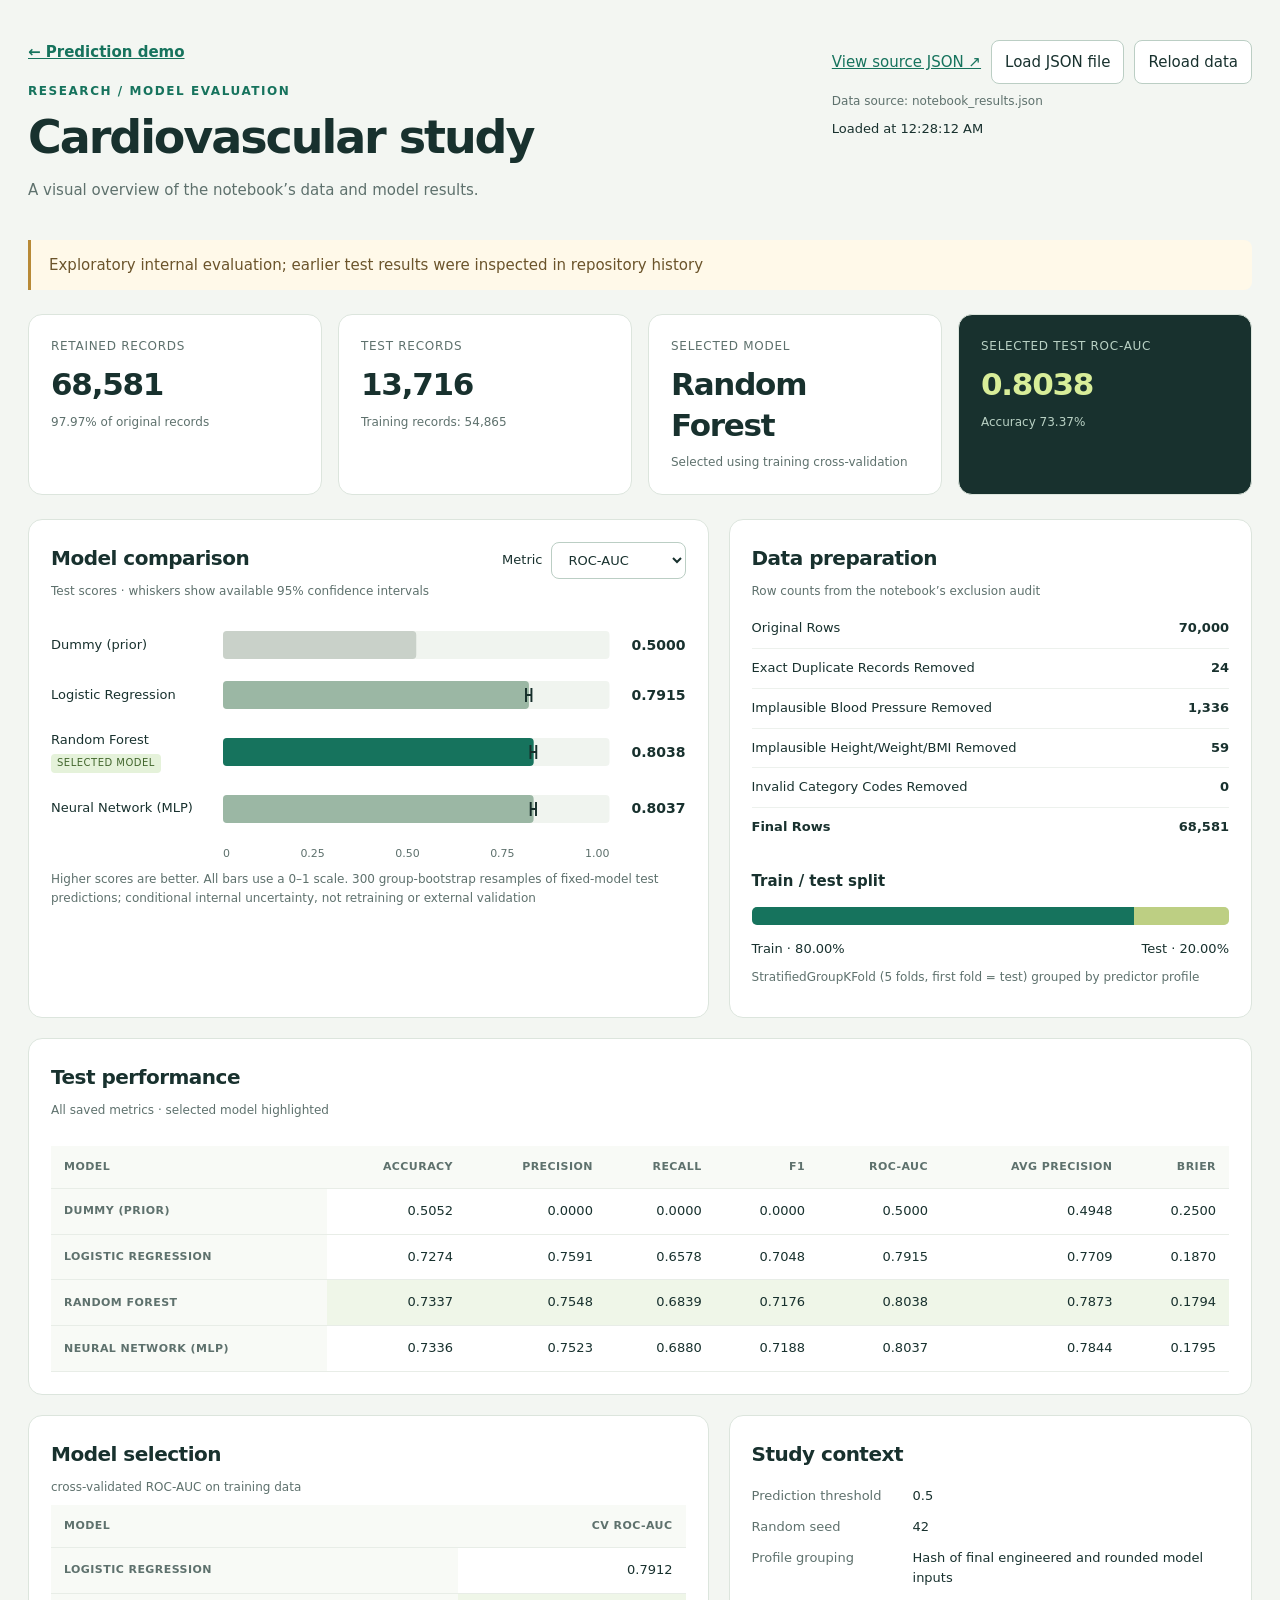
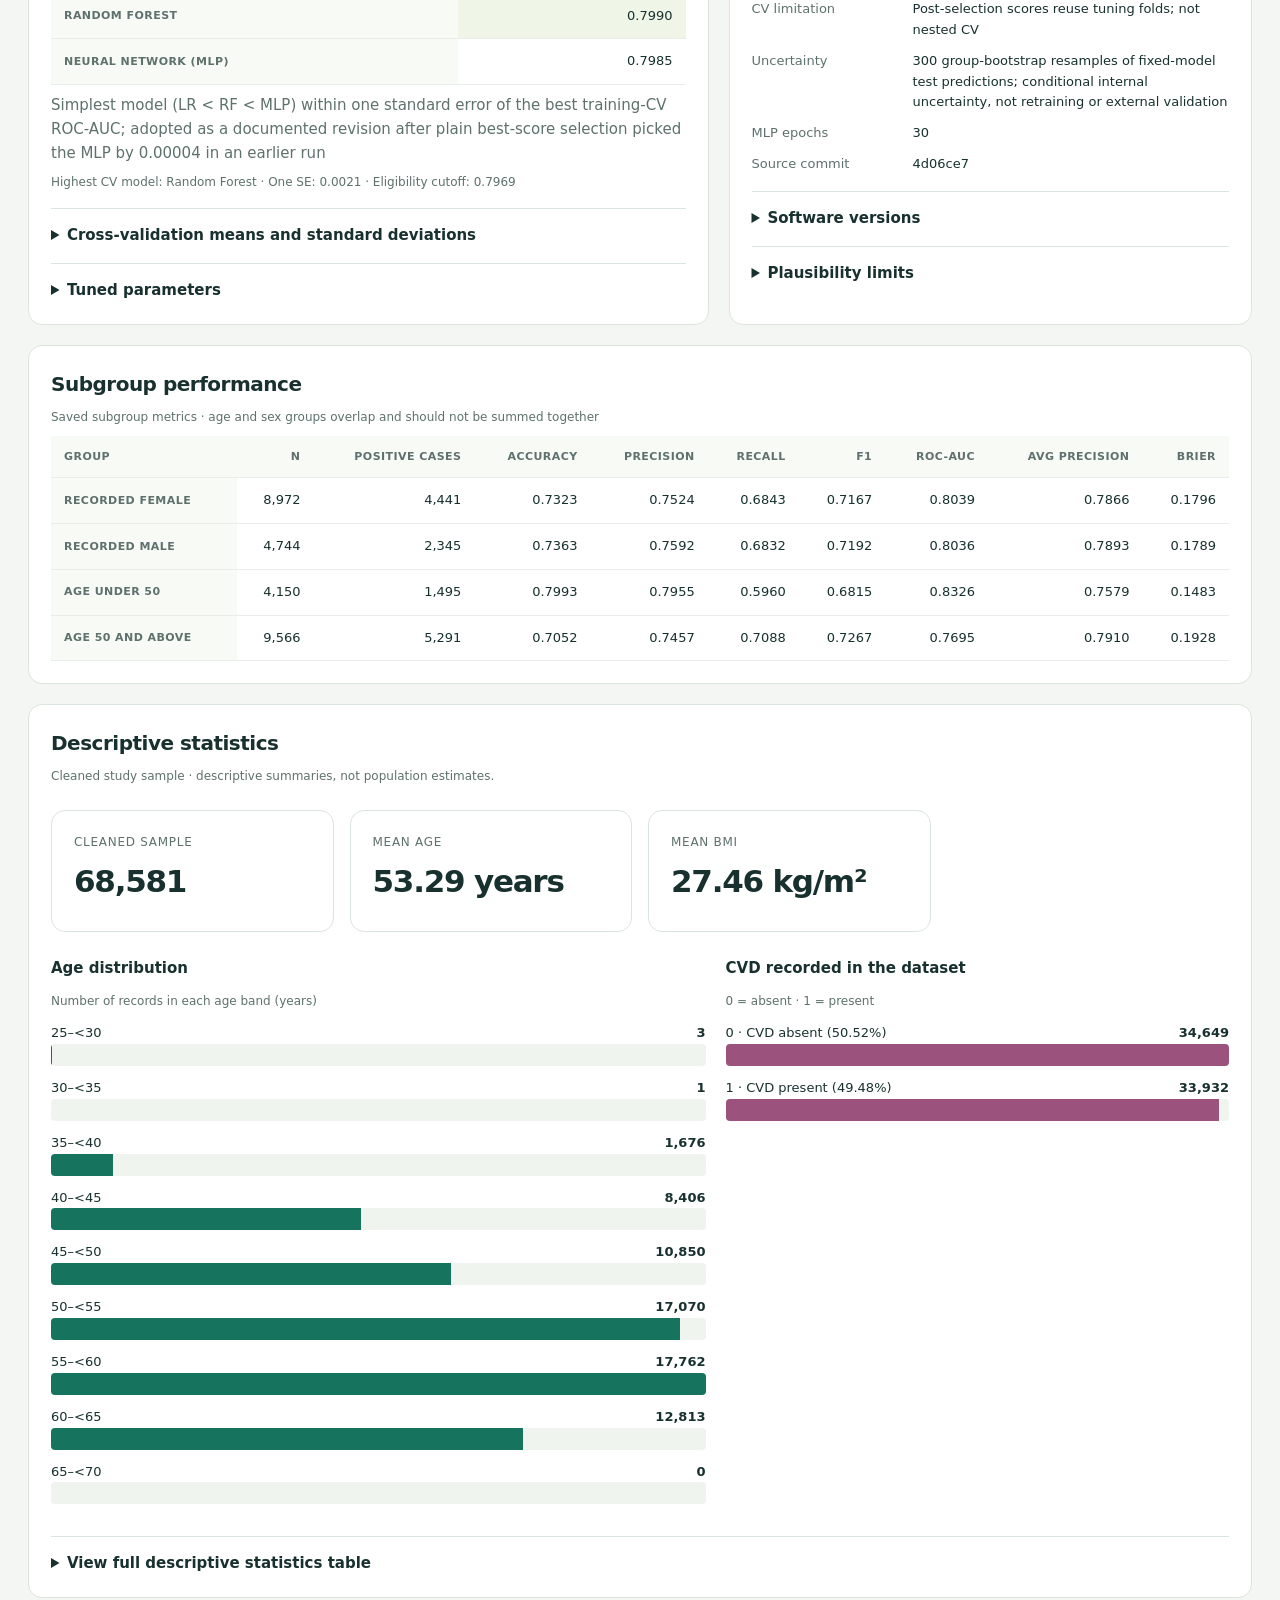
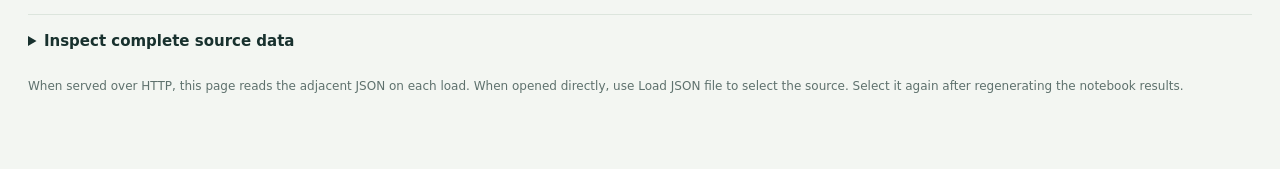
<file: reports/notebook_results.html>
<!doctype html>
<html lang="en">
<head>
  <meta charset="utf-8">
  <meta name="viewport" content="width=device-width, initial-scale=1">
  <title>Cardiovascular study · Notebook results</title>
  <style>
    :root{color-scheme:light;--ink:#18312e;--muted:#5e716d;--paper:#f3f6f2;--line:#dce5dd;--green:#16735d;--lime:#d8ed99}
    *{box-sizing:border-box}body{margin:0;background:var(--paper);color:var(--ink);font:15px/1.6 system-ui,-apple-system,BlinkMacSystemFont,"Segoe UI",sans-serif}main{max-width:1280px;margin:auto;padding:40px 28px 64px}header{display:flex;justify-content:space-between;align-items:flex-start;gap:24px;margin-bottom:30px}.eyebrow{font-size:12px;font-weight:750;letter-spacing:.13em;text-transform:uppercase;color:var(--green)}h1{font-size:clamp(30px,4vw,46px);line-height:1.15;letter-spacing:-.045em;margin:10px 0 14px}h2{font-size:20px;letter-spacing:-.025em;margin:0}h3{font-size:15px;margin:0 0 12px}p{margin:8px 0;color:var(--muted)}a{color:var(--green)}button,select{font:inherit;border:1px solid #bbcec4;border-radius:8px;background:white;color:var(--ink);padding:9px 13px}button{cursor:pointer}button:hover{background:#e8f0e6}button:disabled{opacity:.6;cursor:wait}:focus-visible{outline:3px solid #559d83;outline-offset:3px}.toolbar{display:flex;gap:10px;align-items:center;flex-wrap:wrap}.source{font-size:12px;word-break:break-word}.status{font-size:13px}.notice{border-left:3px solid #b88a37;background:#fff9e9;padding:13px 18px;margin:20px 0;color:#6b542b;border-radius:0 8px 8px 0}.cards{display:grid;grid-template-columns:repeat(4,1fr);gap:16px;margin:24px 0}.card,.panel{background:white;border:1px solid var(--line);border-radius:14px;padding:22px}.card .value{font-size:31px;font-weight:720;letter-spacing:-.04em;line-height:1.3;margin:8px 0}.card .label{font-size:12px;text-transform:uppercase;letter-spacing:.06em;color:var(--muted)}.card .sub{font-size:12px;color:var(--muted)}.card.featured{background:var(--ink);color:white}.card.featured .label,.card.featured .sub{color:#b9d1c4}.card.featured .value{color:var(--lime)}.grid{display:grid;grid-template-columns:1.3fr 1fr;gap:20px;margin:20px 0}.panel{min-width:0}.panel-head{display:flex;justify-content:space-between;align-items:flex-start;gap:16px;flex-wrap:wrap;margin-bottom:18px}.caption{font-size:12px;color:var(--muted)}.chart-row{display:grid;grid-template-columns:160px 1fr 64px;gap:12px;align-items:center;margin:22px 0}.model-name{font-size:13px;line-height:1.45}.badge{display:inline-block;font-size:10px;text-transform:uppercase;letter-spacing:.05em;background:#e5f2da;color:#42662d;padding:2px 6px;border-radius:4px;margin-top:4px}.chart-row svg{width:100%;height:28px;display:block}.chart-score{text-align:right;font-variant-numeric:tabular-nums;font-size:14px;font-weight:650}.axis{display:flex;justify-content:space-between;margin-left:172px;margin-right:76px;color:var(--muted);font-size:11px}.split-track{display:flex;height:18px;border-radius:5px;overflow:hidden;margin:14px 0;background:#e8eee7}.split-track span:first-child{background:var(--green)}.split-track span:last-child{background:#bdcf83}.legend{display:flex;justify-content:space-between;gap:12px;font-size:13px}.clean-row{display:flex;justify-content:space-between;gap:12px;padding:9px 0;border-bottom:1px solid #edf1ed;font-size:13px}.clean-row:last-child{border:0;font-weight:700}.clean-row span:first-child{text-transform:capitalize}.table-wrap{overflow:auto}table{width:100%;border-collapse:collapse;font-size:13px;white-space:nowrap}th,td{padding:12px 13px;border-bottom:1px solid #e8ede7;text-align:right;font-variant-numeric:tabular-nums}th{font-weight:600;font-size:11px;letter-spacing:.04em;text-transform:uppercase;color:var(--muted);background:#f8faf6}th:first-child,td:first-child{text-align:left}tr.selected{background:#eff6e8}td strong{font-weight:700}details{border-top:1px solid var(--line);padding-top:14px;margin-top:16px}summary{cursor:pointer;font-weight:600}pre{white-space:pre-wrap;overflow-wrap:anywhere;background:#f3f6f2;padding:16px;border-radius:8px;font-size:12px;max-height:450px;overflow:auto}.meta-list{display:grid;grid-template-columns:145px 1fr;gap:10px 16px;font-size:13px;margin:16px 0}.meta-list dt{color:var(--muted)}.meta-list dd{margin:0;overflow-wrap:anywhere}.hidden{display:none!important}.error{background:#fff3ee;border:1px solid #ecc3ad;padding:20px;border-radius:12px}.footer{font-size:12px;margin-top:24px;color:var(--muted)}.metric-control{display:flex;gap:8px;align-items:center;font-size:13px}
    @media(max-width:900px){.cards{grid-template-columns:repeat(2,1fr)}.grid{grid-template-columns:1fr}header{flex-direction:column}}@media(max-width:540px){main{padding:24px 14px}.cards{gap:10px}.card,.panel{padding:16px}.card .value{font-size:25px}.chart-row{grid-template-columns:105px 1fr 50px;gap:8px}.model-name{font-size:11px}.axis{margin-left:113px;margin-right:58px}.meta-list{grid-template-columns:1fr;gap:4px}.meta-list dd{margin-bottom:10px}}
  </style>
</head>
<body>
<main>
  <header>
    <div><nav style="margin-bottom:18px"><a href="/" style="font-weight:650">← Prediction demo</a></nav><div class="eyebrow">Research / model evaluation</div><h1>Cardiovascular study</h1><p>A visual overview of the notebook’s data and model results.</p></div>
    <div><div class="toolbar"><a id="source" href="notebook_results.json">View source JSON ↗</a><button id="choose-file" type="button">Load JSON file</button><input id="json-file" class="hidden" type="file" accept=".json,application/json" aria-label="Choose notebook results JSON"><button id="reload" type="button">Reload data</button></div><p id="source-label" class="source">Data source: notebook_results.json</p><div id="status" class="status" role="status" aria-live="polite">Loading results…</div></div>
  </header>
  <div id="error" class="error hidden" role="alert"></div>
  <div id="dashboard" class="hidden">
    <div id="notice" class="notice"></div>
    <section id="cards" class="cards" aria-label="Study overview"></section>
    <div class="grid">
      <section class="panel">
        <div class="panel-head"><div><h2>Model comparison</h2><p class="caption">Test scores · whiskers show available 95% confidence intervals</p></div><label class="metric-control">Metric <select id="metric"></select></label></div>
        <div id="chart" role="img"></div><div class="axis"><span>0</span><span>0.25</span><span>0.50</span><span>0.75</span><span>1.00</span></div>
        <p id="metric-note" class="caption"></p>
      </section>
      <section class="panel"><h2>Data preparation</h2><p class="caption">Row counts from the notebook’s exclusion audit</p><div id="cleaning"></div><h3 style="margin-top:22px">Train / test split</h3><div id="split"></div></section>
    </div>
    <section class="panel"><div class="panel-head"><div><h2>Test performance</h2><p class="caption">All saved metrics · selected model highlighted</p></div></div><div id="test-table" class="table-wrap"></div></section>
    <div class="grid">
      <section class="panel"><h2>Model selection</h2><p id="selection-metric" class="caption"></p><div id="cv-table" class="table-wrap"></div><p id="selection-rule"></p><div id="selection-detail" class="caption"></div><details><summary>Cross-validation means and standard deviations</summary><div id="cv-detail" class="table-wrap"></div></details><details><summary>Tuned parameters</summary><pre id="parameters"></pre></details></section>
      <section class="panel"><h2>Study context</h2><dl id="context" class="meta-list"></dl><details><summary>Software versions</summary><dl id="versions" class="meta-list"></dl></details><details><summary>Plausibility limits</summary><div id="limits" class="table-wrap"></div></details></section>
    </div>
    <section class="panel"><h2>Subgroup performance</h2><p class="caption">Saved subgroup metrics · age and sex groups overlap and should not be summed together</p><div id="subgroups" class="table-wrap"></div></section>
    <section class="panel" style="margin-top:20px"><h2>Descriptive statistics</h2><p class="caption">Cleaned study sample · descriptive summaries, not population estimates.</p><div id="descriptive-cards" class="cards"></div><div class="grid"><article><h3>Age distribution</h3><p class="caption">Number of records in each age band (years)</p><div id="age-histogram"></div></article><article><h3>CVD recorded in the dataset</h3><p class="caption">0 = absent · 1 = present</p><div id="target-bars"></div></article></div><details><summary>View full descriptive statistics table</summary><div id="statistics" class="table-wrap"></div></details></section>
    <details><summary>Inspect complete source data</summary><pre id="raw"></pre></details>
    <p class="footer">When served over HTTP, this page reads the adjacent JSON on each load. When opened directly, use Load JSON file to select the source. Select it again after regenerating the notebook results.</p>
  </div>
</main>
<script>
'use strict';
const DATA_URL = new URL('notebook_results.json', window.location.href);
const $ = id => document.getElementById(id);
const escapeHTML = value => String(value ?? '—').replace(/[&<>"']/g, c => ({'&':'&amp;','<':'&lt;','>':'&gt;','"':'&quot;',"'":'&#39;'}[c]));
const number = value => typeof value === 'number' && Number.isFinite(value) ? value.toLocaleString('en', {maximumFractionDigits:2}) : '—';
const score = value => typeof value === 'number' && Number.isFinite(value) ? value.toFixed(4) : '—';
const pct = value => typeof value === 'number' && Number.isFinite(value) ? (value*100).toFixed(2)+'%' : '—';
let results;
function table(headers, rows, selected = -1) {
  return '<table><thead><tr>'+headers.map(h=>'<th scope="col">'+escapeHTML(h)+'</th>').join('')+'</tr></thead><tbody>'+rows.map((row,i)=>'<tr'+(i===selected?' class="selected"':'')+'>'+row.map((cell,j)=>j===0?'<th scope="row">'+escapeHTML(cell)+'</th>':'<td>'+escapeHTML(cell)+'</td>').join('')+'</tr>').join('')+'</tbody></table>';
}
function definitionList(entries) {return entries.map(([key,value])=>'<dt>'+escapeHTML(key)+'</dt><dd>'+escapeHTML(value)+'</dd>').join('');}
function drawChart() {
  const metric=$('metric').value;
  $('chart').setAttribute('aria-label', 'Test '+metric+' by model. '+(metric==='Brier'?'Lower is better.':'Higher is better.'));
  $('chart').innerHTML=Object.entries(results.test).map(([name,metrics])=>{
    const value=metrics[metric], ci=results.group_bootstrap_95_ci?.[name]?.[metric];
    const selected=name===results.selected_model;
    const width=Math.max(0,Math.min(1,value))*400;
    const interval=ci?'<path d="M'+ci[0]*400+' 14 H'+ci[1]*400+' M'+ci[0]*400+' 7 V21 M'+ci[1]*400+' 7 V21" stroke="#172f2b" stroke-width="2" fill="none"/>':'';
    const title=name+': '+score(value)+(ci?', 95% CI '+score(ci[0])+'–'+score(ci[1]):'');
    return '<div class="chart-row"><div class="model-name">'+escapeHTML(name)+(selected?'<br><span class="badge">Selected model</span>':'')+'</div><svg viewBox="0 0 400 28" preserveAspectRatio="none" role="img" aria-label="'+escapeHTML(title)+'"><title>'+escapeHTML(title)+'</title><rect width="400" height="28" rx="4" fill="#f0f4ef"/><rect width="'+width+'" height="28" rx="4" fill="'+(selected?'#16735d':name==='Dummy (prior)'?'#c9d1c9':'#9bb7a4')+'"/>'+interval+'</svg><span class="chart-score">'+score(value)+'</span></div>';
  }).join('');
  $('metric-note').textContent=(metric==='Brier'?'Lower Brier scores are better.':'Higher scores are better.')+' All bars use a 0–1 scale. '+(results.uncertainty_note || '');
}
function render(d) {
  if(!d.test || !Object.keys(d.test).length || !d.exclusions || !d.split || !d.test[d.selected_model]) throw new Error('The JSON does not contain the expected notebook results structure.');
  results=d;
  const selected=d.test[d.selected_model], exclusions=d.exclusions;
  $('notice').textContent=d.evaluation_status || 'Notebook evaluation results';
  const cards=[['Retained records',number(exclusions['final rows']),number(exclusions['percent retained'])+'% of original records'],['Test records',number(d.split.test),'Training records: '+number(d.split.train)],['Selected model',d.selected_model,'Selected using training cross-validation'],['Selected test ROC-AUC',score(selected['ROC-AUC']),'Accuracy '+pct(selected.Accuracy)]];
  $('cards').innerHTML=cards.map(([label,value,sub],i)=>'<article class="card'+(i===3?' featured':'')+'"><div class="label">'+escapeHTML(label)+'</div><div class="value">'+escapeHTML(value)+'</div><div class="sub">'+escapeHTML(sub)+'</div></article>').join('');
  const oldMetric=$('metric').value, metrics=[...new Set(Object.values(d.test).flatMap(Object.keys))];
  $('metric').innerHTML=metrics.map(m=>'<option>'+escapeHTML(m)+'</option>').join('');
  $('metric').value=metrics.includes(oldMetric)?oldMetric:metrics.includes('ROC-AUC')?'ROC-AUC':metrics[0];
  drawChart();
  $('cleaning').innerHTML=Object.entries(exclusions).filter(([key])=>key!=='percent retained').map(([key,value])=>'<div class="clean-row"><span>'+escapeHTML(key)+'</span><strong>'+number(value)+'</strong></div>').join('');
  const total=d.split.train+d.split.test;
  $('split').innerHTML='<div class="split-track" role="img" aria-label="Training '+number(d.split.train)+', test '+number(d.split.test)+'"><span style="width:'+(100*d.split.train/total)+'%"></span><span style="width:'+(100*d.split.test/total)+'%"></span></div><div class="legend"><span>Train · '+pct(d.split.train/total)+'</span><span>Test · '+pct(d.split.test/total)+'</span></div><p class="caption">'+escapeHTML(d.split.method)+'</p>';
  const models=Object.keys(d.test);
  $('test-table').innerHTML=table(['Model',...metrics],models.map(name=>[name,...metrics.map(m=>score(d.test[name][m]))]),models.indexOf(d.selected_model));
  $('selection-metric').textContent=d.selection_metric;
  const cvModels=Object.keys(d.selection_cv_scores || {});
  $('cv-table').innerHTML=table(['Model','CV ROC-AUC'],cvModels.map(name=>[name,score(d.selection_cv_scores[name])]),cvModels.indexOf(d.selected_model));
  $('selection-rule').textContent=d.selection_rule;
  $('selection-detail').textContent='Highest CV model: '+d.highest_cv_model+' · One SE: '+score(d.selection_one_se)+' · Eligibility cutoff: '+score(d.selection_threshold);
  const cvRows=Object.entries(d.cv_mean_std || {}).flatMap(([name,values])=>Object.entries(values).map(([metric,stats])=>[name,metric,score(stats[0]),score(stats[1])]));
  $('cv-detail').innerHTML=table(['Model','Metric','Mean','SD'],cvRows);
  $('parameters').textContent=JSON.stringify(d.best_params,null,2);
  $('context').innerHTML=definitionList([['Prediction threshold',number(d.threshold)],['Random seed',d.seed],['Profile grouping',d.group_definition],['CV limitation',d.cv_diagnostic_limit],['Uncertainty',d.uncertainty_note],['MLP epochs',d.mlp_epochs_used],['Source commit',d.source_commit_before_review]]);
  $('versions').innerHTML=definitionList(Object.entries(d.versions || {}));
  $('limits').innerHTML=table(['Variable','Minimum','Maximum'],Object.entries(d.plausibility_limits || {}).map(([name,limits])=>[name,...limits.map(number)]));
  const subgroups=d.subgroups || [], subgroupMetrics=[...new Set(subgroups.flatMap(row=>Object.keys(row)))].filter(key=>!['Group','N','Positive cases'].includes(key));
  $('subgroups').innerHTML=table(['Group','N','Positive cases',...subgroupMetrics],subgroups.map(row=>[row.Group,number(row.N),number(row['Positive cases']),...subgroupMetrics.map(m=>score(row[m]))]));
  const stats=d.descriptive_statistics || {}, statColumns=[...new Set(Object.values(stats).flatMap(Object.keys))];
  const labels={age_years:'Age (years)',height:'Height (cm)',weight:'Weight (kg)',ap_hi:'Systolic BP (mmHg)',ap_lo:'Diastolic BP (mmHg)',bmi:'BMI (kg/m²)'};
  const dist=d.descriptive_distributions;
  $('descriptive-cards').innerHTML=[['Cleaned sample',number(d.exclusions['final rows'])],['Mean age',number(stats.age_years.mean)+' years'],['Mean BMI',number(stats.bmi.mean)+' kg/m²']].map(([label,value])=>'<article class="card"><div class="label">'+label+'</div><div class="value">'+value+'</div></article>').join('');
  const barRows=(items,color)=>{const max=Math.max(...items.map(x=>x[1]),1);return items.map(([label,count])=>'<div style="margin:12px 0"><div style="display:flex;justify-content:space-between;gap:12px;font-size:13px"><span>'+escapeHTML(label)+'</span><strong>'+number(count)+'</strong></div><div style="height:22px;background:#f0f4ef;border-radius:4px;overflow:hidden"><div style="height:100%;width:'+(100*count/max)+'%;background:'+color+'"></div></div></div>').join('');};
  if(dist && dist.n===d.exclusions['final rows']) {
    $('age-histogram').innerHTML=barRows(dist.age.counts.map((n,i)=>[dist.age.edges[i]+'–<'+dist.age.edges[i+1],n]),'#16735d');
    $('target-bars').innerHTML=barRows([['0 · CVD absent ('+pct(dist.target.absent/dist.n)+')',dist.target.absent],['1 · CVD present ('+pct(dist.target.present/dist.n)+')',dist.target.present]],'#9b527c');
  } else { $('age-histogram').textContent='Distribution data not included in this results file.'; $('target-bars').textContent='Class counts not included in this results file.'; }
  $('statistics').innerHTML=table(['Variable',...statColumns],Object.entries(stats).map(([name,values])=>[labels[name] || name,...statColumns.map(key=>number(values[key]))]));
  $('raw').textContent=JSON.stringify(d,null,2);
  $('dashboard').classList.remove('hidden');
}
async function load() {
  if(location.protocol==='file:') {
    $('status').textContent=results?'Select the JSON file again to reload it':'Select notebook_results.json to load the dashboard';
    $('error').classList.remove('hidden');
    $('error').innerHTML='<strong>Load your notebook results</strong><p>Click <b>Load JSON file</b> above and select <b>notebook_results.json</b> from this folder. Your browser requires you to choose the file when this HTML is opened directly. The data stays in your browser.</p>';
    return;
  }
  $('reload').disabled=true;
  $('status').textContent='Loading results…';
  $('error').classList.add('hidden');
  try {
    const response=await fetch(DATA_URL,{cache:'no-store'});
    if(!response.ok) throw new Error('Could not load notebook_results.json (HTTP '+response.status+').');
    render(await response.json());
    $('source-label').textContent='Data source: notebook_results.json';
    $('status').textContent='Loaded at '+new Date().toLocaleTimeString();
  } catch(error) {
    $('status').textContent=results?'Reload failed · showing previously loaded data':'Unable to load results';
    $('error').innerHTML='<strong>Could not load the data</strong><p>'+escapeHTML(error.message)+'</p><p>From the repository root, run:</p><pre>python3 -m http.server 8000 --directory reports</pre><p>Then open <a href="http://localhost:8000/notebook_results.html">http://localhost:8000/notebook_results.html</a>. Keep the HTML and JSON in the same folder.</p>';
  } finally {$('reload').disabled=false;}
}
$('choose-file').addEventListener('click',()=>{$('json-file').value='';$('json-file').click();});
$('json-file').addEventListener('change',async event=>{
  const file=event.target.files[0];
  if(!file) return;
  try {
    render(JSON.parse(await file.text()));
    $('error').classList.add('hidden');
    $('source-label').textContent='Data source: '+file.name+' (selected local file)';
    $('status').textContent='Loaded at '+new Date().toLocaleTimeString();
  } catch(error) {
    $('error').classList.remove('hidden');
    $('error').textContent='Could not load '+file.name+': '+error.message;
    $('status').textContent=results?'Load failed · showing previously loaded data':'Unable to load results';
  }
});
$('reload').addEventListener('click',()=>{
  if(location.protocol==='file:') {$('json-file').value='';$('json-file').click();}
  else load();
});
$('metric').addEventListener('change',drawChart);
load();
</script>
</body>
</html>
</file>
